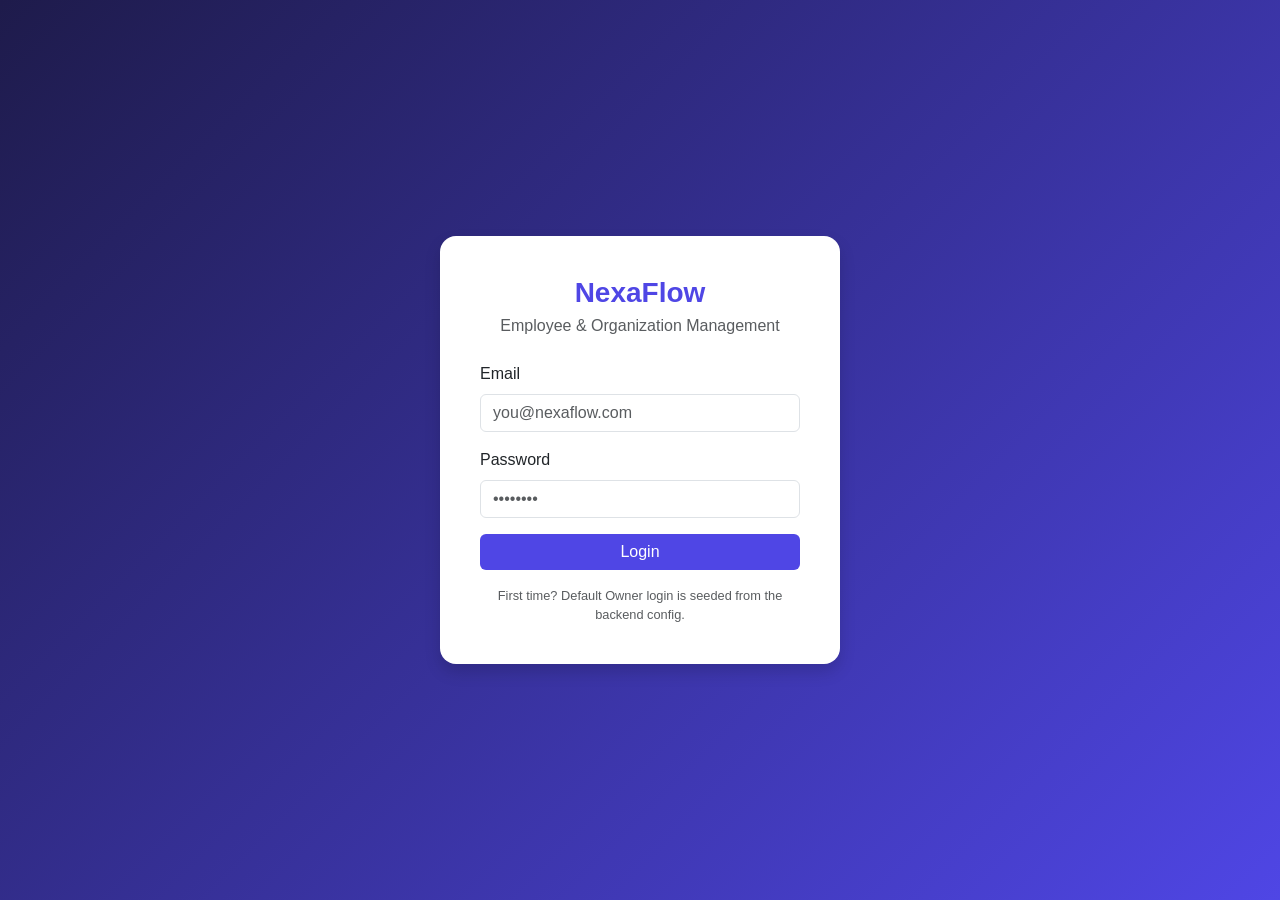
<file: frontend/index.html>
<!DOCTYPE html>
<html lang="en">
<head>
  <meta charset="UTF-8" />
  <meta name="viewport" content="width=device-width, initial-scale=1.0" />
  <title>NexaFlow - Login</title>
  <link href="https://cdnjs.cloudflare.com/ajax/libs/bootstrap/5.3.3/css/bootstrap.min.css" rel="stylesheet">
  <link href="css/style.css" rel="stylesheet">
</head>
<body>
  <div class="login-wrapper">
    <div class="card login-card shadow p-4">
      <div class="card-body">
        <h3 class="text-center mb-1 fw-bold" style="color: var(--nf-primary);">NexaFlow</h3>
        <p class="text-center text-muted mb-4">Employee & Organization Management</p>

        <div id="error-box" class="alert alert-danger d-none"></div>

        <form id="loginForm">
          <div class="mb-3">
            <label class="form-label">Email</label>
            <input type="email" class="form-control" id="email" required placeholder="you@nexaflow.com">
          </div>
          <div class="mb-3">
            <label class="form-label">Password</label>
            <input type="password" class="form-control" id="password" required placeholder="••••••••">
          </div>
          <button type="submit" class="btn btn-primary w-100" style="background-color: var(--nf-primary); border:none;">Login</button>
        </form>

        <p class="text-center text-muted mt-3 mb-0" style="font-size: 0.8rem;">
          First time? Default Owner login is seeded from the backend config.
        </p>
      </div>
    </div>
  </div>

  <script src="js/api.js"></script>
  <script>
    // If already logged in, skip login page
    const existingUser = getCurrentUser();
    if (existingUser) window.location.href = dashboardUrlForRole(existingUser.role);

    document.getElementById("loginForm").addEventListener("submit", async (e) => {
      e.preventDefault();
      const email = document.getElementById("email").value;
      const password = document.getElementById("password").value;
      const errorBox = document.getElementById("error-box");
      errorBox.classList.add("d-none");

      try {
        const data = await apiRequest("/api/auth/login", "POST", { email, password });
        localStorage.setItem("nf_token", data.token);
        localStorage.setItem("nf_user", JSON.stringify({
          id: data.userId, name: data.name, email: data.email, role: data.role
        }));
        window.location.href = dashboardUrlForRole(data.role);
      } catch (err) {
        errorBox.textContent = err.message;
        errorBox.classList.remove("d-none");
      }
    });
  </script>
</body>
</html>
</file>
<file: frontend/css/style.css>
:root {
  --nf-primary: #4f46e5;
  --nf-dark: #1e1b4b;
  --nf-bg: #f5f6fb;
}

body {
  background-color: var(--nf-bg);
  font-family: 'Segoe UI', Tahoma, Geneva, Verdana, sans-serif;
}

.nf-navbar {
  background-color: var(--nf-dark);
}

.nf-navbar .navbar-brand {
  color: #fff;
  font-weight: 700;
  letter-spacing: 0.5px;
}

.nf-navbar .nav-link {
  color: #cbd5e1 !important;
}

.nf-navbar .nav-link.active,
.nf-navbar .nav-link:hover {
  color: #fff !important;
}

.nf-card {
  border: none;
  border-radius: 12px;
  box-shadow: 0 2px 10px rgba(0,0,0,0.06);
}

.nf-stat-card {
  border-radius: 12px;
  padding: 1.25rem;
  color: #fff;
}

.nf-stat-card h2 {
  font-weight: 700;
  margin-bottom: 0;
}

.bg-nf-1 { background: linear-gradient(135deg, #4f46e5, #6366f1); }
.bg-nf-2 { background: linear-gradient(135deg, #0ea5e9, #38bdf8); }
.bg-nf-3 { background: linear-gradient(135deg, #f59e0b, #fbbf24); }
.bg-nf-4 { background: linear-gradient(135deg, #10b981, #34d399); }

.login-wrapper {
  min-height: 100vh;
  display: flex;
  align-items: center;
  justify-content: center;
  background: linear-gradient(135deg, var(--nf-dark), var(--nf-primary));
}

.login-card {
  border-radius: 16px;
  border: none;
  width: 100%;
  max-width: 400px;
}

.badge-role {
  text-transform: uppercase;
  font-size: 0.7rem;
  letter-spacing: 0.5px;
}

.table thead {
  background-color: #eef0fb;
}
</file>
